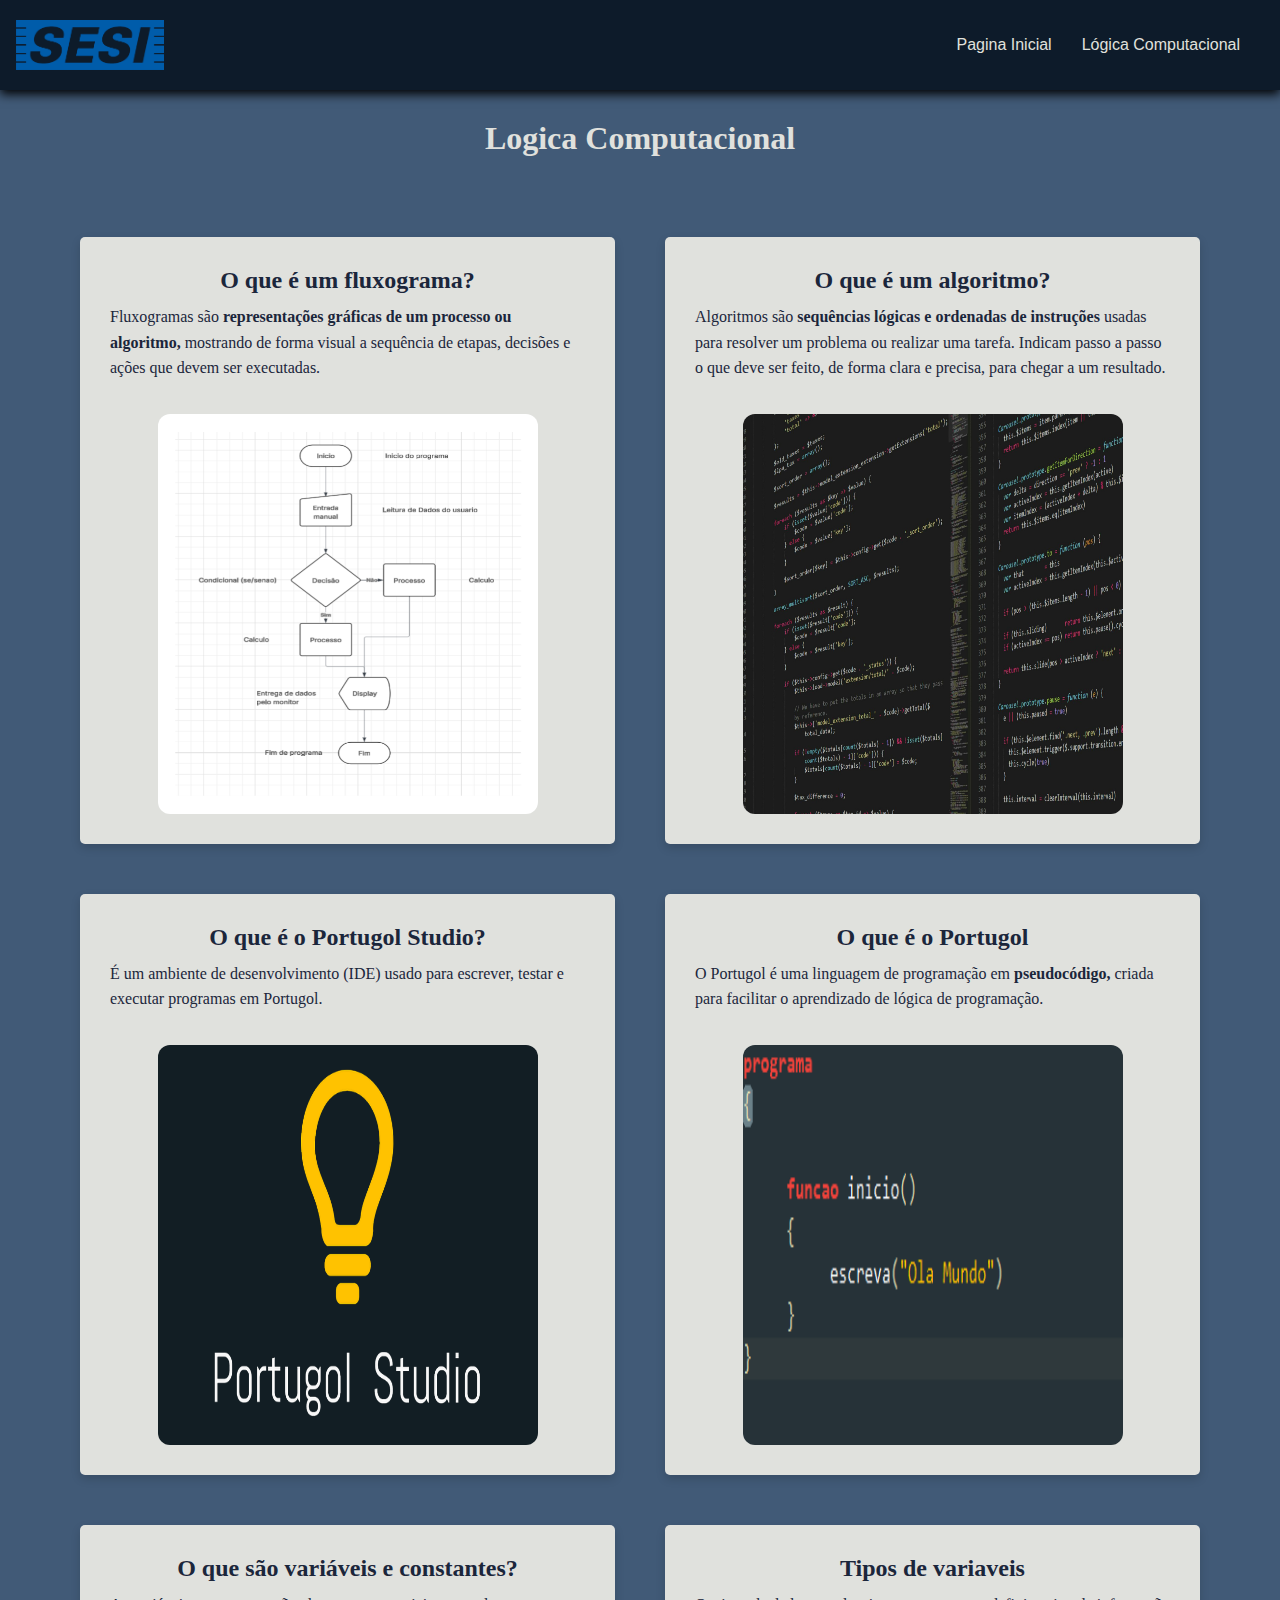
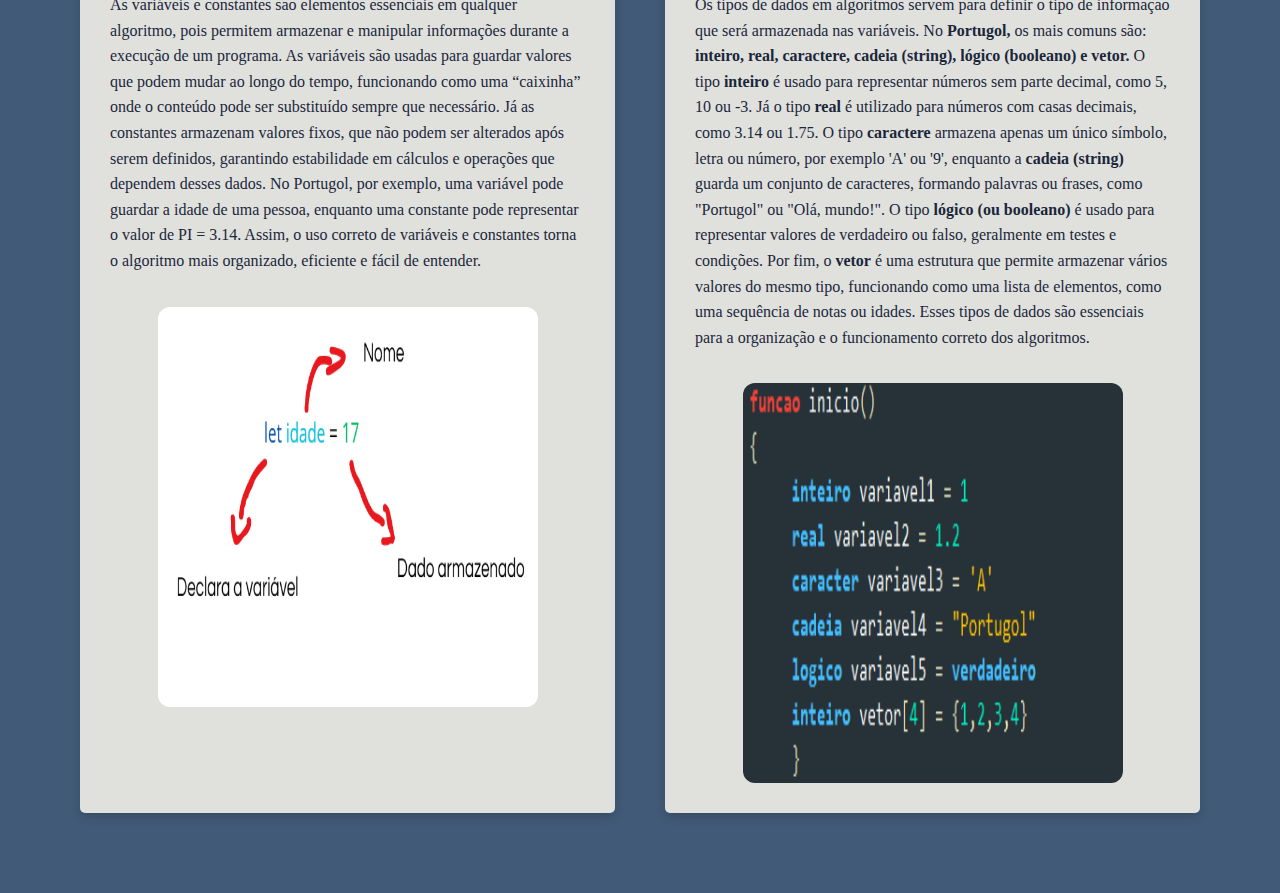
<file: HTML/logicaComp.html>
<!DOCTYPE html>
<html lang="pt-BR">

<head>
    <meta charset="UTF-8">
    <meta name="viewport" content="width=device-width, initial-scale=1.0">
    <link rel="stylesheet" href="../CSS/Comp.css">
    <title>Portifólio</title>
</head>

<body>
    <header>
        <div class="img-sesi">
            <img src="../IMG/logo-sesi.png" alt="">
        </div>
        <div class="cabecalho">
            <nav>
                <a href="../index.html">Pagina Inicial</a>
                <!-- <a href="http://">Fundamentos da Eletronica</a> -->
                <a href="./logicaComp.html">Lógica Computacional</a>
                <!-- <a href="http://">Fundamento de Banco de Dados</a> -->
                <!-- <a href="./logicaProg.html">Lógica de Programação</a> -->
                <!-- <a href="http://">Fundamentos de Tecnologia da Informação</a> -->
                <!-- <a href="http://">Fundamentos de Rede</a> -->
            </nav>
        </div>
    </header>
    <main>
        <div class="titulo">
            <h1>Logica Computacional</h1>
        </div>
        <div class="grid">
            <div class="topico1">
            <h2>O que é um fluxograma?</h2>
            <p>Fluxogramas são <strong>representações gráficas de um processo ou algoritmo,</strong> mostrando de forma
                visual a sequência de etapas,
                decisões e ações que devem ser executadas.</p><br>
            <div class="img1">
                <img src="../IMG/Fluxograma.png" alt="">
            </div>
        </div>
        <div class="topico2">
            <h2>O que é um algoritmo?</h2>
            <p>Algoritmos são <strong>sequências lógicas e ordenadas de instruções</strong> usadas para resolver um
                problema ou realizar uma tarefa. Indicam passo a passo o que deve ser feito, de forma clara e precisa,
                para chegar a um resultado.</p><br>
            <div class="img2">
                <img src="../IMG/Algoritmo.png" alt="">
            </div>
        </div>
        <div class="topico1">
            <h2>O que é o Portugol Studio?</h2>
            <p>É um ambiente de desenvolvimento (IDE) usado para escrever, testar e executar programas em Portugol.</p>
            <br>
            <div class="img1">
                <img src="../IMG/PortugolStudio.png" alt="">
            </div>
        </div>
        <div class="topico2">
            <h2>O que é o Portugol</h2>
            <p>O Portugol é uma linguagem de programação em <strong>pseudocódigo, </strong> criada para facilitar o aprendizado de lógica de programação.</p>
            <br>
            <div class="img2">
                <img src="../IMG/Portugol.png" alt="">
            </div>
        </div>
        <div class="topico1">
            <h2>O que são variáveis e constantes?</h2>
            <p>As variáveis e constantes são elementos essenciais em qualquer algoritmo, pois permitem armazenar e manipular informações durante a execução de um programa. As variáveis são usadas para guardar valores que podem mudar ao longo do tempo, funcionando como uma “caixinha” onde o conteúdo pode ser substituído sempre que necessário. Já as constantes armazenam valores fixos, que não podem ser alterados após serem definidos, garantindo estabilidade em cálculos e operações que dependem desses dados. No Portugol, por exemplo, uma variável pode guardar a idade de uma pessoa, enquanto uma constante pode representar o valor de PI = 3.14. Assim, o uso correto de variáveis e constantes torna o algoritmo mais organizado, eficiente e fácil de entender.</p>
            <br>
            <div class="img1">
                <img src="../IMG/variavel.png" alt="">
            </div>
        </div>
        <div class="topico2">
            <h2>Tipos de variaveis</h2>
            <p>Os tipos de dados em algoritmos servem para definir o tipo de informação que será armazenada nas variáveis. No <strong>Portugol,</strong> os mais comuns são: <strong>inteiro, real, caractere, cadeia (string), lógico (booleano) e vetor.</strong> O tipo <strong>inteiro</strong> é usado para representar números sem parte decimal, como 5, 10 ou -3. Já o tipo <strong>real</strong> é utilizado para números com casas decimais, como 3.14 ou 1.75. O tipo <strong>caractere</strong> armazena apenas um único símbolo, letra ou número, por exemplo 'A' ou '9', enquanto a <strong>cadeia (string)</strong> guarda um conjunto de caracteres, formando palavras ou frases, como "Portugol" ou "Olá, mundo!". O tipo <strong>lógico (ou booleano)</strong> é usado para representar valores de verdadeiro ou falso, geralmente em testes e condições. Por fim, o <strong>vetor</strong> é uma estrutura que permite armazenar vários valores do mesmo tipo, funcionando como uma lista de elementos, como uma sequência de notas ou idades. Esses tipos de dados são essenciais para a organização e o funcionamento correto dos algoritmos.</p>
            <br>
            <div class="img2">
                <img src="../IMG/varPort.png" alt="">
            </div>
        </div>
        </div>
    </main>
    <footer>

    </footer>
</body>

</html>
</file>
<file: CSS/Comp.css>
*{
    margin: 0px;
    padding: 0px;
}

body{
    background-color: #415a77;
/* trocar cor depois */
}

header{
    background-color: #0d1b2a;
    /* trocar cor depois */
    display: flex;
    align-items: center;
    justify-content: space-between;
    padding: 20px 40px;
    box-shadow: 0 4px 10px ;

}

header nav {
    display: flex;
    justify-content: center;
    align-items: center;
    gap: 30px;
}

header nav a {
    text-decoration: none;
    color: #e0e1dd;
    font-family: Arial, sans-serif; 
    /* trocar fonte depois */
    font-size: 1rem;
    transition: color 0.7s ease;
}

header nav a:hover {
    color: #A3A876; 
    /* trocar cor depois */    
}

.img-sesi{
    display: flex;
    justify-content: center;
    height: 50px;
    width: 100px;
}

.grid {
    display: grid;
    grid-template-columns: 1fr 1fr; 
    gap: 50px;
    padding: 80px;
}

.titulo {
    margin-top: 30px;
    text-align: center;
    color: #e0e1dd;
}

.topico1, .topico2 {
    background-color: #e0e1dd;
    padding: 30px;
    border-radius: 5px;
    box-shadow: 0 4px 10px rgba(0,0,0,0.15);
}


.topico1 h2, .topico2 h2 {
    color: #1b263b;
    margin-bottom: 10px;
    text-align: center;
}

.topico1 p, .topico2 p {
    color: #1b263b;
    line-height: 1.6;
}

.img1 img{
    height: 400px;
}
.img1,
.img2 {
    display: flex;
    justify-content: center;
    margin-top: 15px;
}

.img1 img,
.img2 img {
    height: 400px;
    width: 80%;
    border-radius: 12px;
    box-shadow: 0 2px 10px rgb
}
</file>
